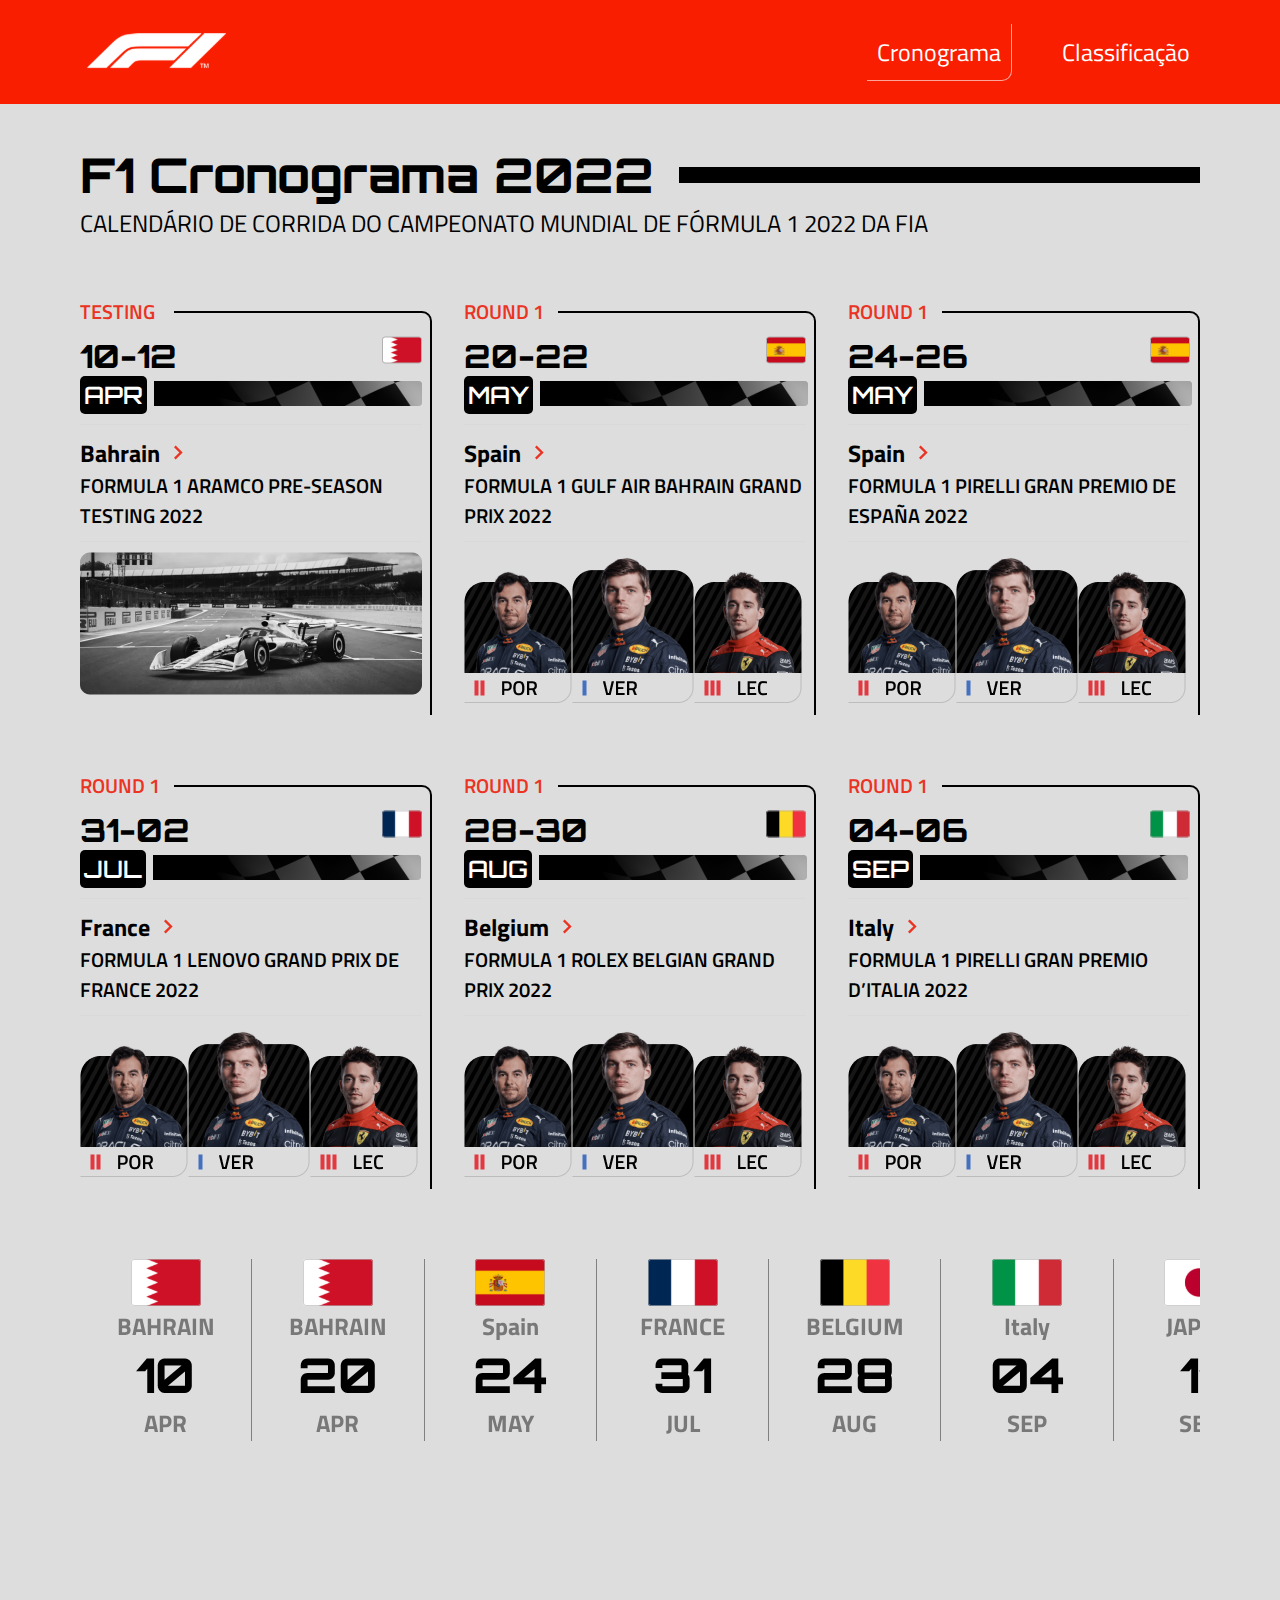
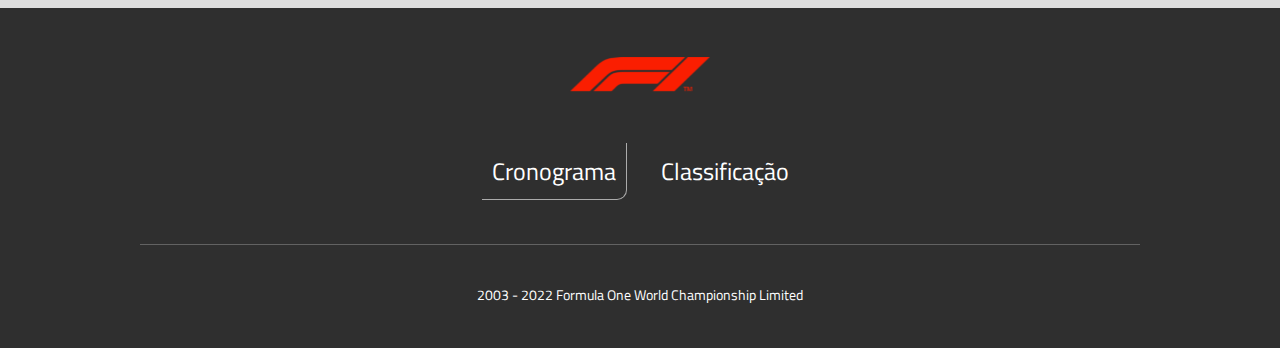
<file: index.html>
<!DOCTYPE html>
<html lang="en">
<head>
  <meta charset="UTF-8">
  <meta http-equiv="X-UA-Compatible" content="IE=edge">
  <meta name="viewport" content="width=device-width, initial-scale=1.0">
  <link rel="stylesheet" href="css/main.min.css">
  <link rel="preconnect" href="https://fonts.googleapis.com">
  <link rel="preconnect" href="https://fonts.gstatic.com" crossorigin>
  <link href="https://fonts.googleapis.com/css2?family=Orbitron:wght@400;600;800&display=swap" rel="stylesheet">  
  <link href="https://fonts.googleapis.com/css2?family=Titillium+Web:wght@300;400;600;700&display=swap" rel="stylesheet">
  <link rel="stylesheet" href="https://cdn.jsdelivr.net/npm/swiper/swiper-bundle.min.css"/>
  <title>Desafio Badico</title>
</head>
<body>
  <header>
    <div class="container">
      <div class="logo"><img src="img/Logo.svg" alt="Logo F1"></div>
      <div class="right">
        <div class="button active"><a href="index.html">Cronograma</a></div>
        <div class="button"><a href="Classificado.html">Classificação</a></div>
      </div>
    </div>
  </header>
  <section class="home">
    <div class="container">

      <div class="title">
        <h1>F1 Cronograma 2022</h1>
        <span class="blackBar"></span>
        <p>CALENDÁRIO DE CORRIDA DO CAMPEONATO MUNDIAL DE FÓRMULA 1 2022 DA FIA </p>
      </div>
      
      <div class="table-cards">
        <div class="card alt">
          <div class="border"></div>
          <div class="content">
            <p>TESTING</p>
            <div class="dating">
              <div class="top">
                <p>10-12</p>
                <div class="img">
                  <img src="img/bahrainFlag.svg" alt="bandeira do Bahrein">
                </div>
              </div>
              <div class="bottom">
                <p>APR</p>
                <div class="img">
                  <img src="img/finalLapIMG.svg" alt="Final Lap img">
                </div>
              </div>
            </div>
            <div class="info">
              <div class="arrow">
                <span>Bahrain</span>
                <div class="icon-arrow"><img src="img/arrow.svg" alt="seta para direita"></div>
              </div>
              <div class="text">FORMULA 1 ARAMCO PRE-SEASON TESTING 2022</div>
            </div>
            <div class="img-final"><img src="img/ImagemBlack&White.png" alt=""></div>
          </div>
        </div>

        <div class="card">
          <div class="border"></div>
          <div class="content">
            <p>ROUND 1</p>
            <div class="dating">
              <div class="top">
                <p>20-22</p>
                <div class="img">
                  <img src="img/spain.svg" alt="bandeira do Bahrein">
                </div>
              </div>
              <div class="bottom">
                <p>MAY</p>
                <div class="img">
                  <img src="img/finalLapIMG.svg" alt="Final Lap img">
                </div>
              </div>
            </div>
            <div class="info">
              <div class="arrow">
                <span>Spain</span>
                <div class="icon-arrow"><img src="img/arrow.svg" alt="seta para direita"></div>
              </div>
              <div class="text">FORMULA 1 GULF AIR BAHRAIN GRAND PRIX 2022</div>
            </div>
            <div class="pilots">
              <div class="img-default"><img src="img/pilot01.png" alt="piloto 01"></div>
              <div class="img-middle"><img src="img/pilot2.png" alt="piloto 02"></div>
              <div class="img-default"><img src="img/pilot3.png" alt="piloto 03"></div>
            </div>
          </div>
        </div>

        <div class="card">
          <div class="border"></div>
          <div class="content">
            <p>ROUND 1</p>
            <div class="dating">
              <div class="top">
                <p>24-26</p>
                <div class="img">
                  <img src="img/spain.svg" alt="bandeira do Bahrein">
                </div>
              </div>
              <div class="bottom">
                <p>MAY</p>
                <div class="img">
                  <img src="img/finalLapIMG.svg" alt="Final Lap img">
                </div>
              </div>
            </div>
            <div class="info">
              <div class="arrow">
                <span>Spain</span>
                <div class="icon-arrow"><img src="img/arrow.svg" alt="seta para direita"></div>
              </div>
              <div class="text">FORMULA 1 PIRELLI GRAN PREMIO DE 
                ESPAÑA 2022</div>
            </div>
            <div class="pilots">
              <div class="img-default"><img src="img/pilot01.png" alt="piloto 01"></div>
              <div class="img-middle"><img src="img/pilot2.png" alt="piloto 02"></div>
              <div class="img-default"><img src="img/pilot3.png" alt="piloto 03"></div>
            </div>
          </div>
        </div>

        <div class="card">
          <div class="border"></div>
          <div class="content">
            <p>ROUND 1</p>
            <div class="dating">
              <div class="top">
                <p>31-02</p>
                <div class="img">
                  <img src="img/france.svg" alt="bandeira do Bahrein">
                </div>
              </div>
              <div class="bottom">
                <p>JUL</p>
                <div class="img">
                  <img src="img/finalLapIMG.svg" alt="Final Lap img">
                </div>
              </div>
            </div>
            <div class="info">
              <div class="arrow">
                <span>France</span>
                <div class="icon-arrow"><img src="img/arrow.svg" alt="seta para direita"></div>
              </div>
              <div class="text">FORMULA 1 LENOVO GRAND PRIX DE FRANCE 2022</div>
            </div>
            <div class="pilots">
              <div class="img-default"><img src="img/pilot01.png" alt="piloto 01"></div>
              <div class="img-middle"><img src="img/pilot2.png" alt="piloto 02"></div>
              <div class="img-default"><img src="img/pilot3.png" alt="piloto 03"></div>
            </div>
          </div>
        </div>

        <div class="card">
          <div class="border"></div>
          <div class="content">
            <p>ROUND 1</p>
            <div class="dating">
              <div class="top">
                <p>28-30</p>
                <div class="img">
                  <img src="img/belgium.svg" alt="bandeira do Bahrein">
                </div>
              </div>
              <div class="bottom">
                <p>AUG</p>
                <div class="img">
                  <img src="img/finalLapIMG.svg" alt="Final Lap img">
                </div>
              </div>
            </div>
            <div class="info">
              <div class="arrow">
                <span>Belgium</span>
                <div class="icon-arrow"><img src="img/arrow.svg" alt="seta para direita"></div>
              </div>
              <div class="text">FORMULA 1 ROLEX BELGIAN GRAND PRIX 2022</div>
            </div>
            <div class="pilots">
              <div class="img-default"><img src="img/pilot01.png" alt="piloto 01"></div>
              <div class="img-middle"><img src="img/pilot2.png" alt="piloto 02"></div>
              <div class="img-default"><img src="img/pilot3.png" alt="piloto 03"></div>
            </div>
          </div>
        </div>

        <div class="card">
          <div class="border"></div>
          <div class="content">
            <p>ROUND 1</p>
            <div class="dating">
              <div class="top">
                <p>04-06</p>
                <div class="img">
                  <img src="img/italy.svg" alt="bandeira do Bahrein">
                </div>
              </div>
              <div class="bottom">
                <p>SEP</p>
                <div class="img">
                  <img src="img/finalLapIMG.svg" alt="Final Lap img">
                </div>
              </div>
            </div>
            <div class="info">
              <div class="arrow">
                <span>Italy</span>
                <div class="icon-arrow"><img src="img/arrow.svg" alt="seta para direita"></div>
              </div>
              <div class="text">FORMULA 1 PIRELLI GRAN PREMIO 
                D’ITALIA 2022</div>
            </div>
            <div class="pilots">
              <div class="img-default"><img src="img/pilot01.png" alt="piloto 01"></div>
              <div class="img-middle"><img src="img/pilot2.png" alt="piloto 02"></div>
              <div class="img-default"><img src="img/pilot3.png" alt="piloto 03"></div>
            </div>
          </div>
        </div>
        
      </div>

      <div class="swiper flags">
        <div class="swiper-wrapper">
          <div class="swiper-slide">
            <div class="block">
              <div class="img"><img src="img/Bahrain-Flag.svg" alt="Bandeira dos EUA"></div>
              <h2>BAHRAIN</h2>
              <h1>10</h1>
              <p>APR</p>
            </div>
          </div>
          <div class="swiper-slide">
            <div class="block">
              <div class="img"><img src="img/Bahrain-Flag.svg" alt=""></div>
              <h2>BAHRAIN</h2>
              <h1>20</h1>
              <p>APR</p>
            </div>
          </div>
          <div class="swiper-slide">  
            <div class="block">
              <div class="img"><img src="img/Spain-Flag.svg" alt=""></div>
              <h2>Spain</h2>
              <h1>24</h1>
              <p>MAY</p>
            </div>
          </div>
          <div class="swiper-slide">
            <div class="block">
              <div class="img"><img src="img/France-Flag.svg" alt=""></div>
              <h2>FRANCE</h2>
              <h1>31</h1>
              <p>JUL</p>
            </div>
          </div>
          <div class="swiper-slide">
            <div class="block">
              <div class="img"><img src="img/Belgium-Flag.svg" alt=""></div>
              <h2>BELGIUM</h2>
              <h1>28</h1>
              <p>AUG</p>
            </div>
          </div>
          <div class="swiper-slide">
            <div class="block">
              <div class="img"><img src="img/Italy-Flag.svg" alt=""></div>
              <h2>Italy</h2>
              <h1>04</h1>
              <p>SEP</p>
            </div>
          </div>
          <div class="swiper-slide">
            <div class="block">
              <div class="img"><img src="img/Japan-Flag.svg" alt=""></div>
              <h2>JAPAN</h2>
              <h1>11</h1>
              <p>SEP</p>
            </div>
          </div>
          <div class="swiper-slide">
            <div class="block">
              <div class="img"><img src="img/USA-Flag.svg" alt=""></div>
              <h2>EUA</h2>
              <h1>13</h1>
              <p>SEP</p>
            </div>
          </div>
          <div class="swiper-slide">
            <div class="block">
              <div class="img"><img src="img/Austria-Flag.svg" alt=""></div>
              <h2>AUSTRIA</h2>
              <h1>21</h1>
              <p>SEP</p>
            </div>
          </div>
          <div class="swiper-slide">
            <div class="block">
              <div class="img"><img src="img/SaudiArabia-Flag.svg" alt=""></div>
              <h2>SAUDI ARABIA</h2>
              <h1>27</h1>
              <p>SEP</p>
            </div>
          </div>
        </div>
        
      </div>
    </div>
  </section>
  <footer>
    <div class="footer">
      <div class="logo">
        <img src="img/LogoRed.svg" alt="Logo vermelha">
      </div>
      <div class="buttons">
        <div class="button active">Cronograma</div>
        <div class="button"><a href="Classificado.html">Classificação</a></div>
      </div>
    </div>
    <div class="reservados">
      <p>2003 - 2022 Formula One World Championship Limited</p>
    </div>
  </footer>
  
  <script src="https://cdn.jsdelivr.net/npm/swiper/swiper-bundle.min.js"></script>

  <script>
    var swiper = new Swiper(".flags", {
      slidesPerView: 6.5,
      autoplay: {
        delay: 3000,
        disableOnInteraction: false,
      }
    });
  </script>
</body>
</html>
</file>
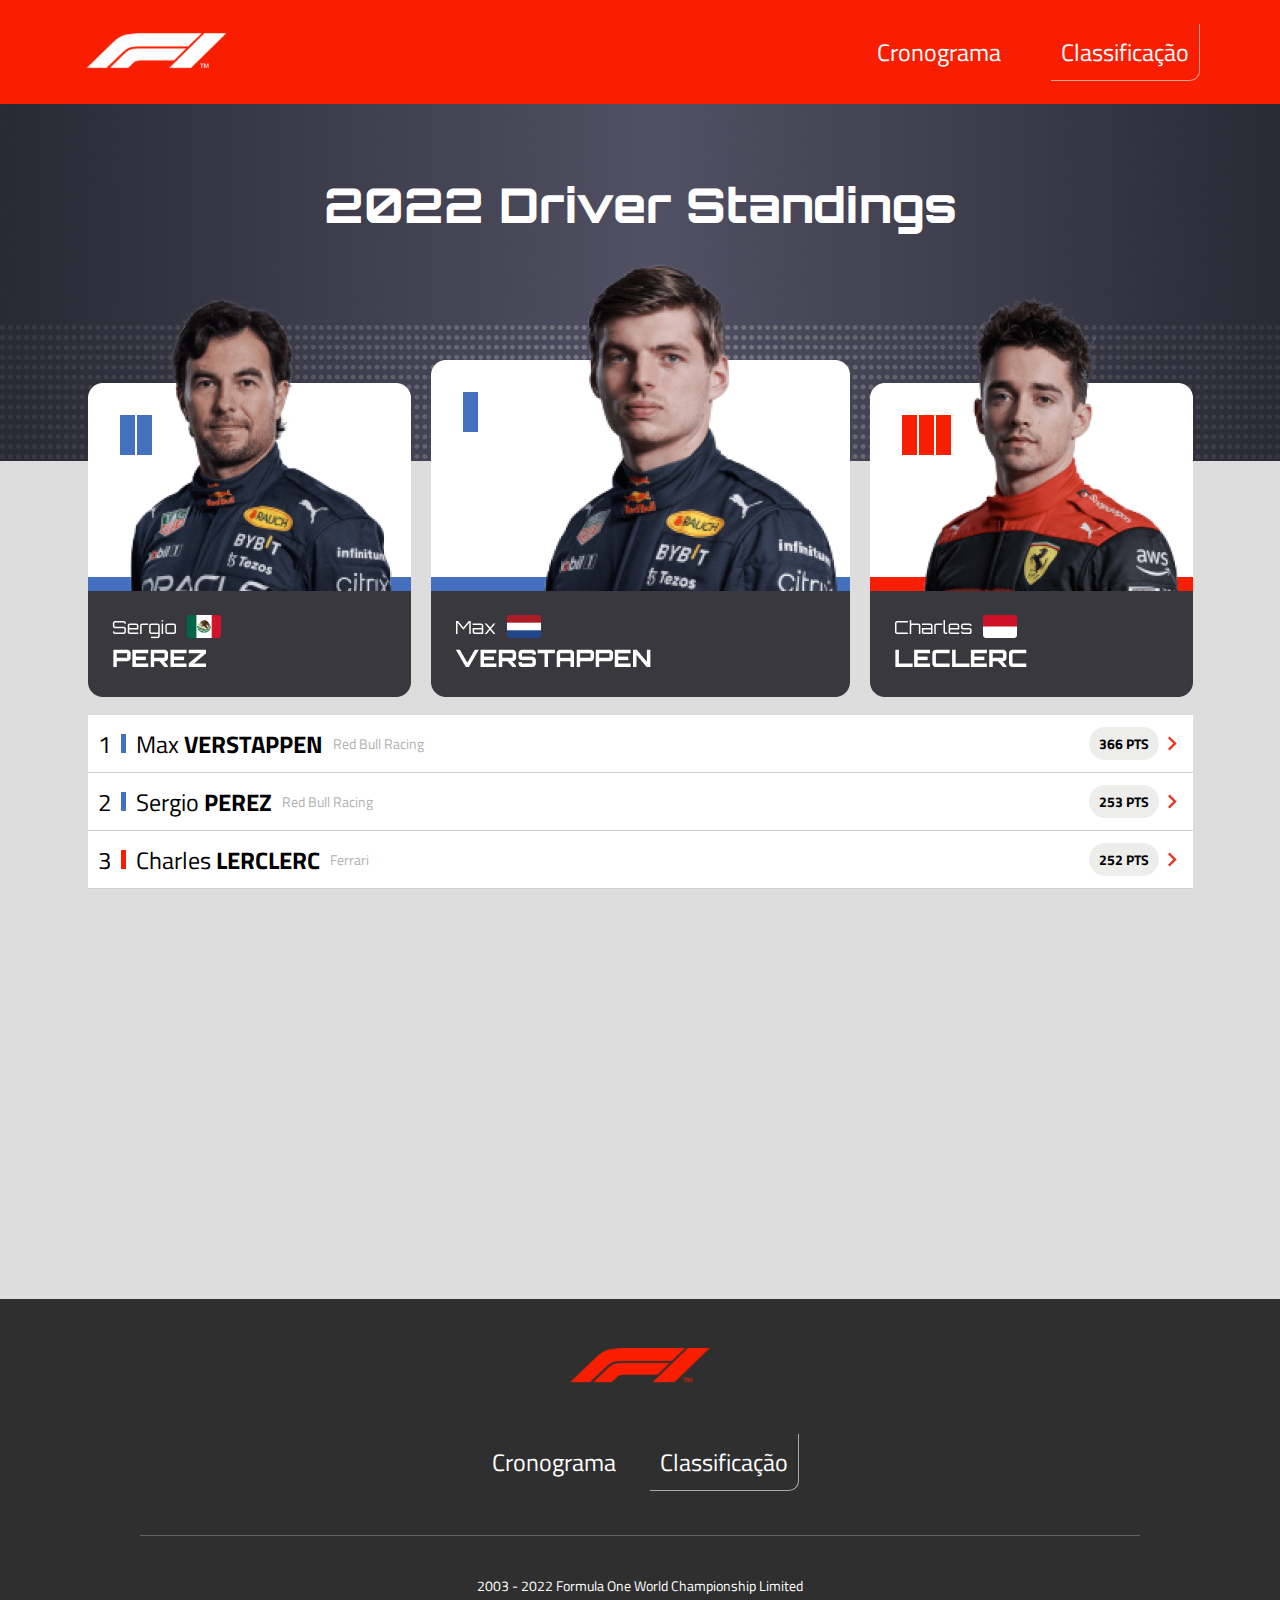
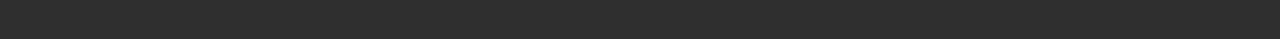
<file: Classificado.html>
<!DOCTYPE html>
<html lang="en">
<head>
  <meta charset="UTF-8">
  <meta http-equiv="X-UA-Compatible" content="IE=edge">
  <meta name="viewport" content="width=device-width, initial-scale=1.0">
  <link rel="stylesheet" href="">
  <link rel="stylesheet" href="css/main.min.css">
  <link rel="preconnect" href="https://fonts.googleapis.com">
  <link href="https://fonts.googleapis.com/css2?family=Orbitron:wght@400;600;800&display=swap" rel="stylesheet">
  <link rel="preconnect" href="https://fonts.gstatic.com" crossorigin>
  <link href="https://fonts.googleapis.com/css2?family=Titillium+Web:wght@300;400;600;700&display=swap" rel="stylesheet">
  <title>Classificação</title>
</head>
<body>
  <header>
    <div class="container">
      <div class="logo"><img src="img/Logo.svg" alt="Logo F1"></div>
      <div class="right">
        <div class="button"><a href="index.html">Cronograma</a></div>
        <div class="button active"><a href="Classificado.html">Classificação</a></div>
      </div>
    </div>
  </header>

  <section class="s-classificados">
    <div class="top">
      <div class="points"><img src="img/points.svg" alt="points"></div>
      <div class="title">
        <h1>2022 Driver Standings</h1>
      </div>
    </div>

    <div class="container-classified">
      <div class="podium">
        <div class="img"><img src="img/SERGIO.png" alt=""></div>
        <div class="img middle"><img src="img/MAX.png" alt=""></div>
        <div class="img"><img src="img/CHARLES.png" alt=""></div>
      </div>

      <div class="accordion">
        <div class="item">
          
          <div class="info">
            <span class="number">1</span>
            <span class="name">Max <strong>VERSTAPPEN</strong></span>
            <span class="mark">Red Bull Racing </span>
          </div>
  
          <div class="pontuation">
            <div class="pts">366 PTS</div>
            <div class="arrow"><img src="img/arrow.svg" alt=""></div>
          </div>
        </div>

        <div class="accordion-tab">
          <div class="picture"><img src="img/Max-picture.png" alt=""></div>
          <ul>
            <li>
              <strong class="left">Team</strong>
              <div class="right">Red Bull Racing</div>
            </li>
            <li>
              <strong class="left">Country</strong>
              <div class="right">Netherlands</div>
            </li>
            <li>
              <strong class="left">Podiuns</strong>
              <div class="right">75</div>
            </li>
            <li>
              <strong class="left">Points</strong>
              <div class="right">1948.5</div>
            </li>
            <li>
              <strong class="left">Grand Pix Entered</strong>
              <div class="right">160</div>
            </li>
            <li>
              <strong class="left">World Championships</strong>
              <div class="right">2</div>
            </li>
          </ul>
        </div>
      </div>

      <div class="accordion">
        <div class="item">
          
          <div class="info">
            <span class="number">2</span>
            <span class="name">Sergio <strong>PEREZ</strong></span>
            <span class="mark">Red Bull Racing </span>
          </div>
  
          <div class="pontuation">
            <div class="pts">253 PTS</div>
            <div class="arrow"><img src="img/arrow.svg" alt=""></div>
          </div>
        </div>


        <div class="accordion-tab">
          <div class="picture"><img src="img/Sergio-picture.png" alt=""></div>
          <ul>
            <li>
              <strong class="left">Team</strong>
              <div class="right">Red Bull Racing</div>
            </li>
            <li>
              <strong class="left">Country</strong>
              <div class="right">Mexico</div>
            </li>
            <li>
              <strong class="left">Podiuns</strong>
              <div class="right">24</div>
            </li>
            <li>
              <strong class="left">Points</strong>
              <div class="right">1161</div>
            </li>
            <li>
              <strong class="left">Grand Pix Entered</strong>
              <div class="right">223</div>
            </li>
            <li>
              <strong class="left">World Championships</strong>
              <div class="right">N/A</div>
            </li>
          </ul>
        </div>
      </div>

      <div class="accordion">
        <div class="item">
          
          <div class="info">
            <span class="number ferrari">3</span>
            <span class="name">Charles <strong>LERCLERC</strong></span>
            <span class="mark">Ferrari</span>
          </div>
  
          <div class="pontuation">
            <div class="pts">252 PTS</div>
            <div class="arrow"><img src="img/arrow.svg" alt=""></div>
          </div>
        </div>

        <div class="accordion-tab">
          <div class="picture"><img src="img/Charles-picture.png" alt=""></div>
          <ul>
            <li>
              <strong class="left">Team</strong>
              <div class="right">Ferrari</div>
            </li>
            <li>
              <strong class="left">Country</strong>
              <div class="right">Monaco</div>
            </li>
            <li>
              <strong class="left">Podiuns</strong>
              <div class="right">23</div>
            </li>
            <li>
              <strong class="left">Points</strong>
              <div class="right">827</div>
            </li>
            <li>
              <strong class="left">Grand Pix Entered</strong>
              <div class="right">100</div>
            </li>
            <li>
              <strong class="left">World Championships</strong>
              <div class="right">N/A</div>
            </li>
          </ul>
        </div>
      </div>

    </div>
  </section>

  <footer class="classifiedPage">
    <div class="footer">
      <div class="logo">
        <img src="img/LogoRed.svg" alt="Logo vermelha">
      </div>
      <div class="buttons">
        <div class="button"><a href="index.html">Cronograma</a></div>
        <div class="button active">Classificação</div>
      </div>
    </div>
    <div class="reservados">
      <p>2003 - 2022 Formula One World Championship Limited</p>
    </div>
  </footer>

  <script src="js/script.js"></script>
</body>
</html>
</file>
<file: css/main.min.css>
.card {
  width: 100%;
  max-width: 35.2rem;
  position: relative;
  height: 40.4rem;
  -webkit-transition: padding-top 1s ease-out;
  transition: padding-top 1s ease-out;
}
.card:hover .border {
  height: 41.4rem;
}
.card:hover .content > p {
  top: -2.5rem;
}
.card.alt .img-final {
  padding-top: 1rem;
}
.card .border {
  width: 100%;
  max-width: 25.8rem;
  height: 40.4rem;
  border-top: 2px solid black;
  border-right: 2px solid black;
  border-radius: 0px 10px 0px 0px;
  position: absolute;
  right: 0;
  bottom: 0;
  -webkit-transition: height 0.2s ease-out;
  transition: height 0.2s ease-out;
}
.card .content {
  padding-right: 1rem;
}
.card .content > p {
  font-size: 2rem;
  font-weight: 600;
  font-family: "Titillium Web", sans-serif;
  color: #EA3323;
  position: absolute;
  top: -1.5rem;
  -webkit-transition: top 0.2s ease-out;
  transition: top 0.2s ease-out;
}
.card .content .dating {
  padding-top: 2.45rem;
  padding-bottom: 1rem;
  border-bottom: 1px solid #D9D9D9;
}
.card .content .dating .top {
  display: -webkit-box;
  display: -ms-flexbox;
  display: flex;
  -webkit-box-pack: justify;
      -ms-flex-pack: justify;
          justify-content: space-between;
}
.card .content .dating .top p {
  font-family: "Orbitron", sans-serif;
  font-weight: 800;
  font-size: 3.2rem;
}
.card .content .dating .bottom {
  display: -webkit-box;
  display: -ms-flexbox;
  display: flex;
  -webkit-box-align: center;
      -ms-flex-align: center;
          align-items: center;
  gap: 0.7rem;
}
.card .content .dating .bottom p {
  font-family: "Orbitron", sans-serif;
  font-size: 2.4rem;
  font-weight: 600;
  color: white;
  padding: 0.4rem;
  border-radius: 0.5rem;
  background: black;
}
.card .content .info {
  padding-bottom: 1rem;
  border-bottom: 1px solid #D9D9D9;
}
.card .content .info .arrow {
  padding-top: 1rem;
  display: -webkit-box;
  display: -ms-flexbox;
  display: flex;
  gap: 0.4rem;
}
.card .content .info .arrow span {
  font-family: "Titillium Web", sans-serif;
  font-size: 2.4rem;
  font-weight: 700;
}
.card .content .info .arrow .icon-arrow {
  width: 2.8rem;
  display: -webkit-box;
  display: -ms-flexbox;
  display: flex;
  -webkit-box-align: center;
      -ms-flex-align: center;
          align-items: center;
  -webkit-box-pack: center;
      -ms-flex-pack: center;
          justify-content: center;
}
.card .content .info .text {
  font-family: "Titillium Web", sans-serif;
  font-size: 2rem;
  font-weight: 600;
  line-height: 3.042rem;
}
.card .content .pilots {
  padding-top: 1rem;
  display: -webkit-box;
  display: -ms-flexbox;
  display: flex;
  -webkit-box-align: end;
      -ms-flex-align: end;
          align-items: flex-end;
}

.button {
  font-size: 2.4rem;
  font-family: "Titillium Web", sans-serif;
  color: white;
  width: 100%;
  padding: 1rem;
  max-width: 15.5rem;
  height: 5.7rem;
  display: -webkit-box;
  display: -ms-flexbox;
  display: flex;
  -webkit-box-pack: center;
      -ms-flex-pack: center;
          justify-content: center;
  -webkit-box-align: center;
      -ms-flex-align: center;
          align-items: center;
  cursor: pointer;
}
.button.active {
  border-right: 1px solid rgba(255, 255, 255, 0.6);
  border-bottom: 1px solid rgba(255, 255, 255, 0.6);
  border-radius: 0px 0px 10px 0px;
}

footer {
  background: #2F2F2F;
  height: 34rem;
  display: -webkit-box;
  display: -ms-flexbox;
  display: flex;
  -webkit-box-align: center;
      -ms-flex-align: center;
          align-items: center;
  -webkit-box-pack: center;
      -ms-flex-pack: center;
          justify-content: center;
  -webkit-box-orient: vertical;
  -webkit-box-direction: normal;
      -ms-flex-direction: column;
          flex-direction: column;
}
footer .footer {
  width: 100%;
  max-width: 100rem;
  display: -webkit-box;
  display: -ms-flexbox;
  display: flex;
  -webkit-box-align: center;
      -ms-flex-align: center;
          align-items: center;
  -webkit-box-orient: vertical;
  -webkit-box-direction: normal;
      -ms-flex-direction: column;
          flex-direction: column;
  border-bottom: 1px solid rgba(217, 217, 217, 0.3);
}
footer .footer .buttons {
  display: -webkit-box;
  display: -ms-flexbox;
  display: flex;
  gap: 2.4rem;
  margin: 4.4rem 0;
}
footer .footer .buttons .button {
  background: #2F2F2F;
}
footer .footer .buttons .button a {
  color: white;
}
footer .reservados {
  margin-top: 3.9rem;
  font-size: 1.4rem;
  font-family: "Titillium Web", sans-serif;
  color: white;
}
footer.classifiedPage {
  margin-top: 83.8rem;
}

.container {
  width: 100%;
  max-width: 112rem;
  margin: 0 auto;
}

.container-classified {
  width: 100%;
  max-width: 110.5rem;
  margin: 0 auto;
}

header {
  background-color: #FA1E01;
  display: -webkit-box;
  display: -ms-flexbox;
  display: flex;
  -webkit-box-align: center;
      -ms-flex-align: center;
          align-items: center;
  height: 10.4rem;
}
header .container {
  display: -webkit-box;
  display: -ms-flexbox;
  display: flex;
  -webkit-box-align: center;
      -ms-flex-align: center;
          align-items: center;
  -webkit-box-pack: justify;
      -ms-flex-pack: justify;
          justify-content: space-between;
}
header .container .logo {
  width: 100%;
  max-width: 15.3rem;
}
header .container .right {
  display: -webkit-box;
  display: -ms-flexbox;
  display: flex;
  gap: 4rem;
}
header .container .right .button {
  background: #FA1E01;
}
header .container .right .button a {
  color: white;
}

* {
  margin: 0;
  padding: 0;
  -webkit-box-sizing: border-box;
          box-sizing: border-box;
  text-decoration: none;
  list-style: none;
}

html {
  font-size: 62.5%;
}

.home {
  margin: 40px 0;
}
.home .container .title {
  position: relative;
}
.home .container .title h1::before {
  content: "";
  position: absolute;
  width: 100%;
  max-width: 52.1rem;
  height: 1.6rem;
  background: black;
  right: 0;
  top: 22.5px;
}
.home .container .title p {
  font-family: "Titillium Web", sans-serif;
  font-size: 2.4rem;
}
.home .container .table-cards {
  display: -webkit-box;
  display: -ms-flexbox;
  display: flex;
  gap: 3.2rem;
  justify-items: center;
  -ms-flex-wrap: wrap;
      flex-wrap: wrap;
  margin: 7rem 0;
}
.home .container .table-cards .card:first-child {
  margin-bottom: 3.8rem;
}
.home .container .swiper.flags {
  margin-bottom: 16.7rem;
}
.home .container .swiper.flags .swiper-wrapper .swiper-slide {
  width: 100%;
  max-width: 18.8rem;
  border-right: 1px solid gray;
}
.home .container .swiper.flags .swiper-wrapper .swiper-slide .block {
  display: -webkit-box;
  display: -ms-flexbox;
  display: flex;
  -webkit-box-orient: vertical;
  -webkit-box-direction: normal;
      -ms-flex-direction: column;
          flex-direction: column;
  -webkit-box-align: center;
      -ms-flex-align: center;
          align-items: center;
}
.home .container .swiper.flags .swiper-wrapper .swiper-slide .block .img {
  width: 100%;
  max-width: 7rem;
}
.home .container .swiper.flags .swiper-wrapper .swiper-slide .block p, .home .container .swiper.flags .swiper-wrapper .swiper-slide .block h2 {
  font-family: "Titillium Web", sans-serif;
  font-size: 2.4rem;
  font-weight: bold;
  color: #787878;
}

::-webkit-scrollbar {
  width: 0.5rem;
}

::-webkit-scrollbar-track {
  background: transparent;
  border-radius: 5rem;
}

::-webkit-scrollbar-thumb {
  background: #FA1E01;
  border-radius: 5rem;
}

::-webkit-scrollbar-track-piece {
  background: transparent;
}

* {
  margin: 0;
  padding: 0;
  -webkit-box-sizing: border-box;
          box-sizing: border-box;
  text-decoration: none;
  list-style: none;
}

html {
  font-size: 62.5%;
}

h1 {
  font-size: 4.8rem;
  font-weight: 800;
  font-family: "Orbitron", sans-serif;
}

h2 {
  font-size: 2.4rem;
  font-weight: bold;
  font-family: "Titillium Web", sans-serif;
}

body {
  background: #DDDDDD;
}

.s-classificados {
  overflow: hidden;
}
.s-classificados .top {
  width: 100%;
  height: 35.7rem;
  background: url(../img/BGClassified.png) no-repeat center center;
  background-size: cover;
  position: relative;
}
.s-classificados .top .title {
  color: white;
}
.s-classificados .top .title h1 {
  width: -webkit-fit-content;
  width: -moz-fit-content;
  width: fit-content;
  margin: 0 auto;
  padding-top: 7rem;
}
.s-classificados .top .points {
  position: absolute;
  bottom: 0;
}
.s-classificados .top .points img {
  width: 100vw;
}
.s-classificados .container-classified {
  position: absolute;
  left: calc(50% - 552.5px);
  top: 24.8rem;
}
.s-classificados .container-classified .podium {
  display: -webkit-box;
  display: -ms-flexbox;
  display: flex;
  -webkit-box-align: end;
      -ms-flex-align: end;
          align-items: flex-end;
  gap: 2rem;
  -ms-flex-wrap: wrap;
      flex-wrap: wrap;
  margin-bottom: 1.6rem;
}
.s-classificados .container-classified .accordion {
  overflow: hidden;
  background: white;
  -webkit-transition: 0.4s;
  transition: 0.4s;
}
.s-classificados .container-classified .accordion .item {
  display: -webkit-box;
  display: -ms-flexbox;
  display: flex;
  -webkit-box-pack: justify;
      -ms-flex-pack: justify;
          justify-content: space-between;
  padding: 1.05rem 1rem;
  border-bottom: 1px solid rgba(177, 177, 177, 0.6);
  cursor: pointer;
}
.s-classificados .container-classified .accordion .item .info {
  display: -webkit-box;
  display: -ms-flexbox;
  display: flex;
  -webkit-box-align: center;
      -ms-flex-align: center;
          align-items: center;
}
.s-classificados .container-classified .accordion .item .info .number, .s-classificados .container-classified .accordion .item .info .name {
  font-size: 2.4rem;
  font-family: "Titillium Web", sans-serif;
}
.s-classificados .container-classified .accordion .item .info .number {
  margin-right: 2.5rem;
  position: relative;
}
.s-classificados .container-classified .accordion .item .info .number::before {
  content: "";
  position: absolute;
  width: 100%;
  max-width: 0.5rem;
  height: 1.9rem;
  background: #4570C0;
  top: calc(50% - 9.5px);
  right: -15px;
}
.s-classificados .container-classified .accordion .item .info .number.ferrari::before {
  background: #FA1E01;
}
.s-classificados .container-classified .accordion .item .info .mark {
  font-size: 1.4rem;
  font-family: "Titillium Web", sans-serif;
  color: #B1B1B1;
  margin-left: 1rem;
}
.s-classificados .container-classified .accordion .item .pontuation {
  display: -webkit-box;
  display: -ms-flexbox;
  display: flex;
  gap: 0.4rem;
  -webkit-box-align: center;
      -ms-flex-align: center;
          align-items: center;
  width: 100%;
  max-width: 9.4rem;
}
.s-classificados .container-classified .accordion .item .pontuation .pts {
  width: 100%;
  max-width: 7rem;
  font-size: 1.4rem;
  font-weight: bold;
  font-family: "Titillium Web", sans-serif;
  padding: 0.6rem 1rem;
  background: #EDEDEC;
  border-radius: 5rem;
}
.s-classificados .container-classified .accordion .item .pontuation .arrow {
  width: 100%;
  max-width: 2rem;
  display: -webkit-box;
  display: -ms-flexbox;
  display: flex;
  -webkit-box-align: center;
      -ms-flex-align: center;
          align-items: center;
  -webkit-box-pack: center;
      -ms-flex-pack: center;
          justify-content: center;
  -webkit-transition: -webkit-transform 0.3s linear;
  transition: -webkit-transform 0.3s linear;
  transition: transform 0.3s linear;
  transition: transform 0.3s linear, -webkit-transform 0.3s linear;
}
.s-classificados .container-classified .accordion .item .pontuation .arrow.active {
  -webkit-transform: rotate(90deg);
          transform: rotate(90deg);
}
.s-classificados .container-classified .accordion .accordion-tab {
  display: none;
  overflow: hidden;
  -webkit-animation: slideUp 1s forwards;
          animation: slideUp 1s forwards;
  -webkit-transition: max-height 1s ease;
  transition: max-height 1s ease;
}
.s-classificados .container-classified .accordion .accordion-tab .picture {
  padding-bottom: 1rem;
}
.s-classificados .container-classified .accordion .accordion-tab ul {
  width: 100%;
}
.s-classificados .container-classified .accordion .accordion-tab ul li {
  display: -webkit-box;
  display: -ms-flexbox;
  display: flex;
  -webkit-box-align: center;
      -ms-flex-align: center;
          align-items: center;
  -webkit-box-pack: justify;
      -ms-flex-pack: justify;
          justify-content: space-between;
  padding: 0 3.2rem;
}
.s-classificados .container-classified .accordion .accordion-tab ul li:not(:last-child) {
  margin-bottom: 1rem;
}
.s-classificados .container-classified .accordion .accordion-tab ul li .left {
  font-family: "Titillium Web", sans-serif;
  font-size: 2.4rem;
}
.s-classificados .container-classified .accordion .accordion-tab ul li .right {
  font-family: "Titillium Web", sans-serif;
  font-size: 2rem;
  font-weight: 300;
  color: #6F6F6F;
}
.s-classificados .container-classified .accordion .accordion-tab.active {
  display: -webkit-box;
  display: -ms-flexbox;
  display: flex;
  -webkit-animation: slideDown 0.5s ease;
          animation: slideDown 0.5s ease;
}

@-webkit-keyframes slideDown {
  from {
    max-height: 0px;
  }
  to {
    max-height: 36.7rem;
  }
}

@keyframes slideDown {
  from {
    max-height: 0px;
  }
  to {
    max-height: 36.7rem;
  }
}
@-webkit-keyframes slideUp {
  from {
    max-height: 36.7rem;
  }
  to {
    max-height: 0px;
  }
}
@keyframes slideUp {
  from {
    max-height: 36.7rem;
  }
  to {
    max-height: 0px;
  }
}
</file>
